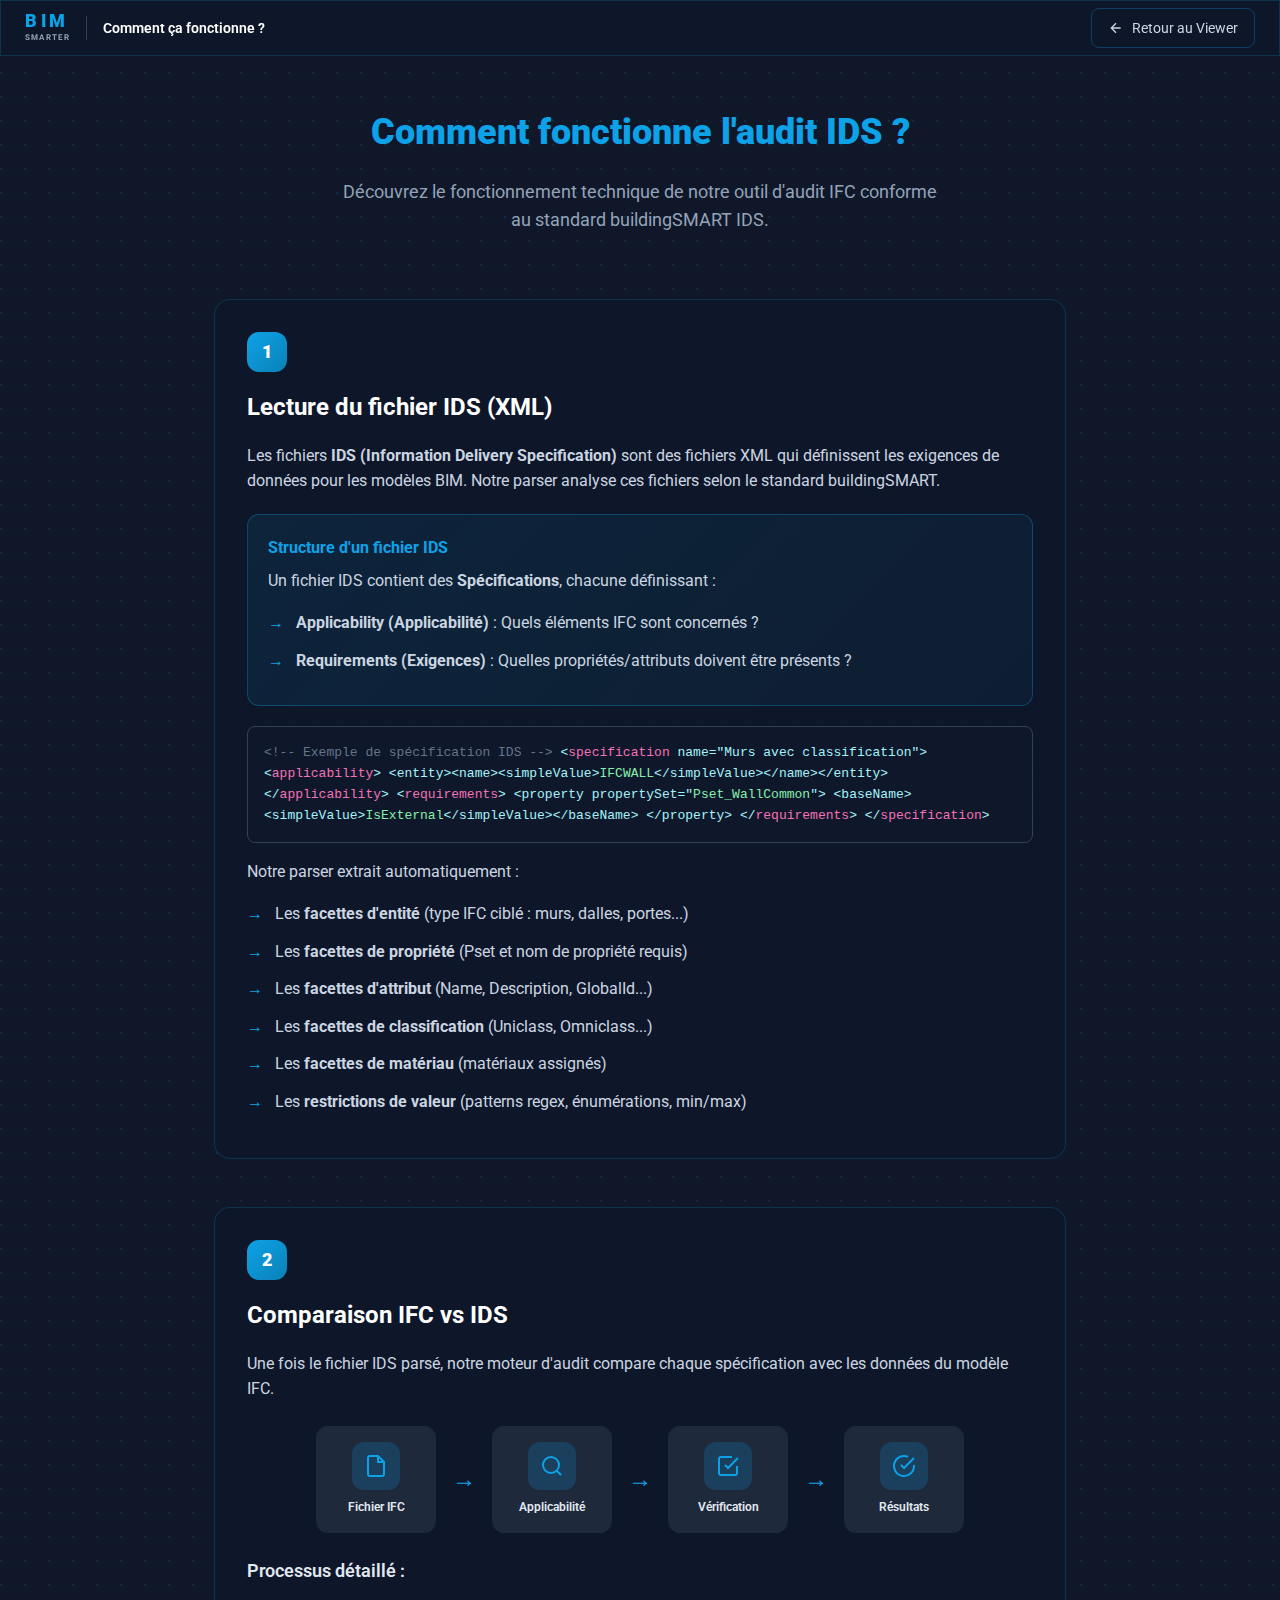
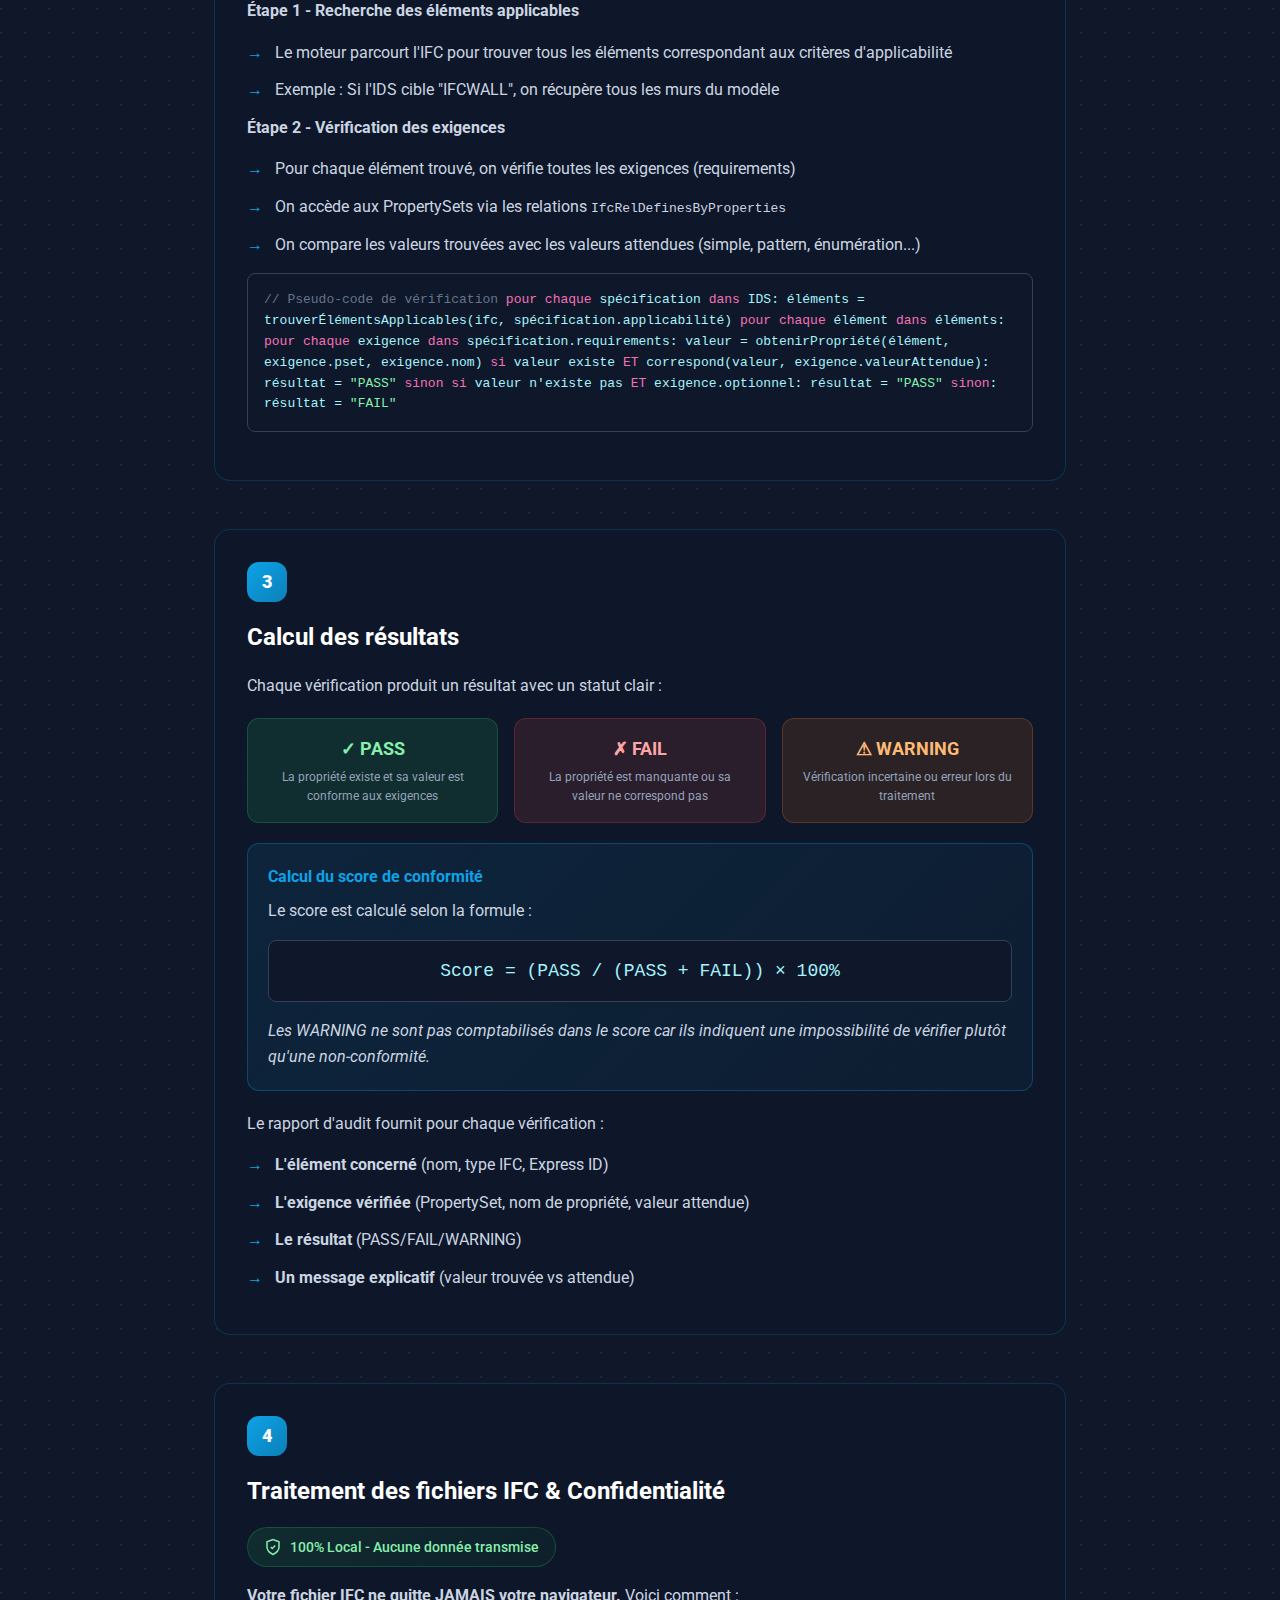
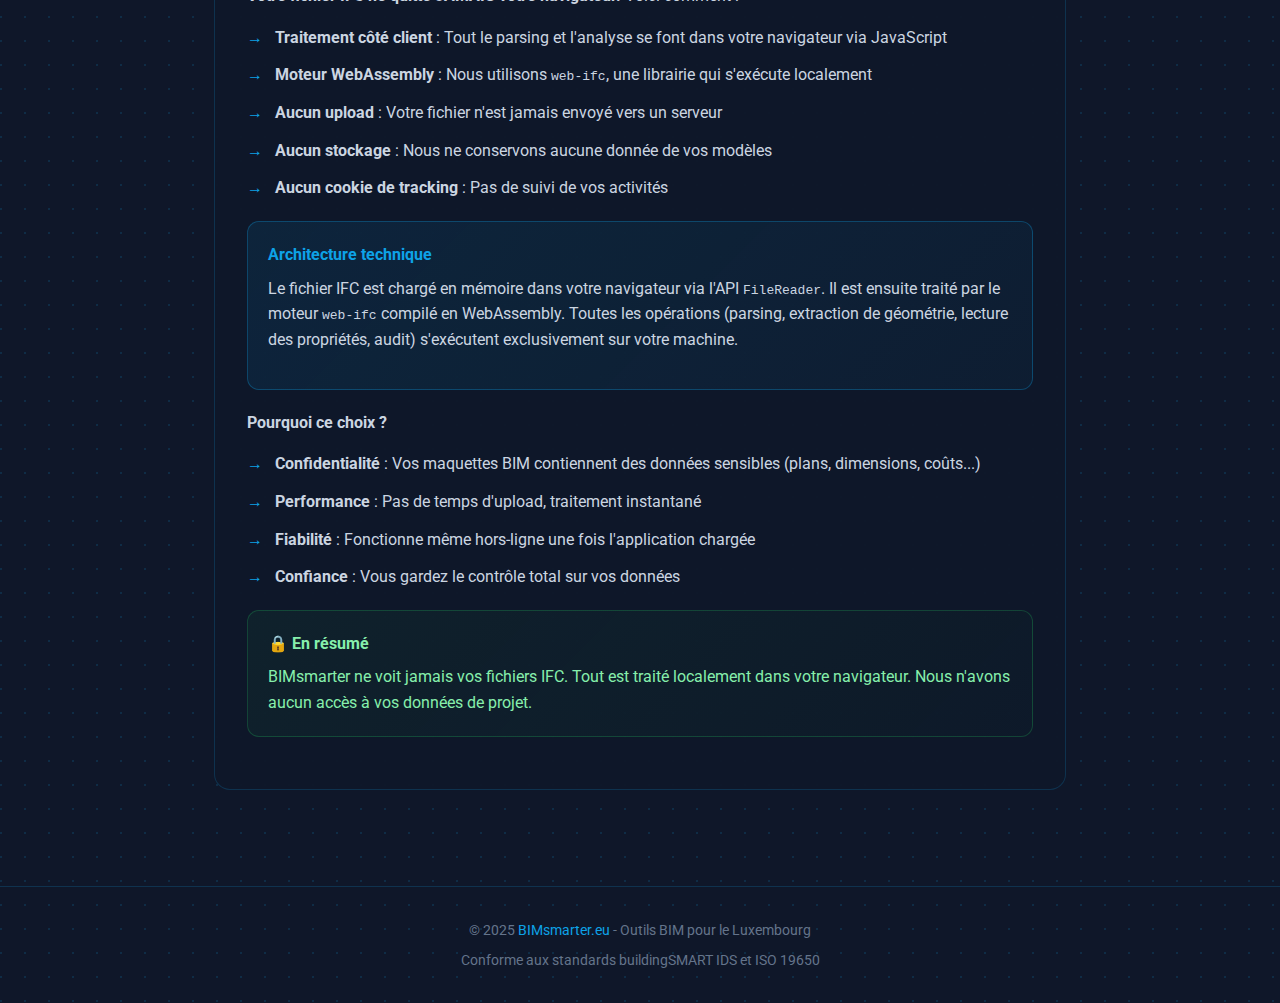
<file: comment-ca-fonctionne.html>
<!DOCTYPE html>
<html lang="fr">
<head>
    <meta charset="UTF-8">
    <meta name="viewport" content="width=device-width, initial-scale=1.0">
    <title>Comment ça fonctionne ? | BIMsmarter IFC Viewer & Audit</title>
    <meta name="description" content="Découvrez comment fonctionne l'audit IDS de BIMsmarter : parsing XML, comparaison IFC vs IDS, calcul des résultats et confidentialité des données.">
    <link rel="icon" type="image/png" href="https://bimsmarter.eu/favicon.png">
    <link rel="shortcut icon" href="https://bimsmarter.eu/favicon.png">
    <link href="https://fonts.googleapis.com/css2?family=Roboto:wght@300;400;500;700;900&display=swap" rel="stylesheet">
    <style>
        * {
            margin: 0;
            padding: 0;
            box-sizing: border-box;
        }

        body {
            font-family: 'Roboto', sans-serif;
            background-color: hsl(222 47% 11%);
            background-image: radial-gradient(circle at 1px 1px, hsl(199 89% 48% / 0.15) 1px, transparent 0);
            background-size: 24px 24px;
            color: #e2e8f0;
            min-height: 100vh;
            line-height: 1.6;
        }

        .glass-panel {
            background-color: hsl(222 47% 11% / 0.95);
            border: 1px solid hsl(199 89% 48% / 0.2);
        }

        header {
            position: sticky;
            top: 0;
            z-index: 50;
            display: flex;
            height: 56px;
            align-items: center;
            justify-content: space-between;
            padding: 0 24px;
            border-bottom: 1px solid hsl(199 89% 48% / 0.2);
            background-color: hsl(222 47% 11% / 0.95);
            backdrop-filter: blur(8px);
        }

        .header-left {
            display: flex;
            align-items: center;
            gap: 16px;
        }

        .logo-link {
            display: flex;
            align-items: center;
            gap: 8px;
            text-decoration: none;
        }

        .logo-text {
            display: flex;
            flex-direction: column;
        }

        .logo-bim {
            font-size: 18px;
            font-weight: 900;
            letter-spacing: 0.2em;
            color: hsl(199 89% 48%);
            line-height: 1;
        }

        .logo-smarter {
            font-size: 8px;
            font-weight: 700;
            color: #94a3b8;
            text-transform: uppercase;
            letter-spacing: 0.15em;
            margin-top: 2px;
        }

        .separator {
            width: 1px;
            height: 24px;
            background: #334155;
        }

        .page-title {
            font-size: 14px;
            font-weight: 600;
            color: white;
        }

        .back-btn {
            display: flex;
            align-items: center;
            gap: 8px;
            padding: 8px 16px;
            font-size: 14px;
            color: #cbd5e1;
            background: transparent;
            border: 1px solid hsl(199 89% 48% / 0.3);
            border-radius: 8px;
            text-decoration: none;
            transition: all 0.2s;
        }

        .back-btn:hover {
            background: hsl(199 89% 48% / 0.1);
            color: white;
        }

        main {
            max-width: 900px;
            margin: 0 auto;
            padding: 48px 24px;
        }

        .hero {
            text-align: center;
            margin-bottom: 64px;
        }

        .hero h1 {
            font-size: 36px;
            font-weight: 900;
            color: hsl(199 89% 48%);
            margin-bottom: 16px;
        }

        .hero p {
            font-size: 18px;
            color: #94a3b8;
            max-width: 600px;
            margin: 0 auto;
        }

        .section {
            margin-bottom: 48px;
            padding: 32px;
            background: hsl(222 47% 11% / 0.95);
            border: 1px solid hsl(199 89% 48% / 0.2);
            border-radius: 16px;
        }

        .section-number {
            display: inline-flex;
            align-items: center;
            justify-content: center;
            width: 40px;
            height: 40px;
            background: linear-gradient(135deg, hsl(199 89% 48%), hsl(199 89% 38%));
            color: white;
            font-weight: 900;
            font-size: 18px;
            border-radius: 12px;
            margin-bottom: 16px;
        }

        .section h2 {
            font-size: 24px;
            font-weight: 700;
            color: white;
            margin-bottom: 16px;
        }

        .section h3 {
            font-size: 18px;
            font-weight: 600;
            color: #e2e8f0;
            margin: 24px 0 12px;
        }

        .section p {
            color: #cbd5e1;
            margin-bottom: 16px;
        }

        .section ul {
            list-style: none;
            padding: 0;
        }

        .section li {
            position: relative;
            padding-left: 28px;
            margin-bottom: 12px;
            color: #cbd5e1;
        }

        .section li::before {
            content: "→";
            position: absolute;
            left: 0;
            color: hsl(199 89% 48%);
            font-weight: bold;
        }

        .code-block {
            background: #0f172a;
            border: 1px solid #334155;
            border-radius: 8px;
            padding: 16px;
            margin: 16px 0;
            overflow-x: auto;
            font-family: 'Courier New', monospace;
            font-size: 13px;
            color: #a5f3fc;
        }

        .code-block .comment {
            color: #64748b;
        }

        .code-block .keyword {
            color: #f472b6;
        }

        .code-block .string {
            color: #86efac;
        }

        .highlight-box {
            background: linear-gradient(135deg, hsl(199 89% 48% / 0.1), hsl(199 89% 48% / 0.05));
            border: 1px solid hsl(199 89% 48% / 0.3);
            border-radius: 12px;
            padding: 20px;
            margin: 20px 0;
        }

        .highlight-box h4 {
            color: hsl(199 89% 48%);
            font-size: 16px;
            font-weight: 700;
            margin-bottom: 8px;
        }

        .privacy-badge {
            display: inline-flex;
            align-items: center;
            gap: 8px;
            background: linear-gradient(135deg, #22c55e20, #16a34a10);
            border: 1px solid #22c55e40;
            color: #86efac;
            padding: 8px 16px;
            border-radius: 100px;
            font-size: 14px;
            font-weight: 500;
            margin-bottom: 16px;
        }

        .privacy-badge svg {
            width: 18px;
            height: 18px;
        }

        .flow-diagram {
            display: flex;
            flex-wrap: wrap;
            gap: 16px;
            justify-content: center;
            margin: 24px 0;
        }

        .flow-step {
            display: flex;
            flex-direction: column;
            align-items: center;
            gap: 8px;
            padding: 16px;
            background: #1e293b;
            border-radius: 12px;
            min-width: 120px;
            text-align: center;
        }

        .flow-step-icon {
            width: 48px;
            height: 48px;
            background: hsl(199 89% 48% / 0.2);
            border-radius: 12px;
            display: flex;
            align-items: center;
            justify-content: center;
            color: hsl(199 89% 48%);
        }

        .flow-step-label {
            font-size: 12px;
            font-weight: 600;
            color: #e2e8f0;
        }

        .flow-arrow {
            display: flex;
            align-items: center;
            color: hsl(199 89% 48%);
            font-size: 24px;
        }

        .status-grid {
            display: grid;
            grid-template-columns: repeat(auto-fit, minmax(200px, 1fr));
            gap: 16px;
            margin: 20px 0;
        }

        .status-card {
            padding: 16px;
            border-radius: 12px;
            text-align: center;
        }

        .status-card.pass {
            background: #22c55e20;
            border: 1px solid #22c55e40;
        }

        .status-card.fail {
            background: #ef444420;
            border: 1px solid #ef444440;
        }

        .status-card.warning {
            background: #f9731620;
            border: 1px solid #f9731640;
        }

        .status-card h4 {
            font-size: 18px;
            font-weight: 700;
            margin-bottom: 4px;
        }

        .status-card.pass h4 { color: #86efac; }
        .status-card.fail h4 { color: #fca5a5; }
        .status-card.warning h4 { color: #fdba74; }

        .status-card p {
            font-size: 12px;
            color: #94a3b8;
            margin: 0;
        }

        footer {
            text-align: center;
            padding: 32px;
            border-top: 1px solid hsl(199 89% 48% / 0.2);
            color: #64748b;
            font-size: 14px;
        }

        footer a {
            color: hsl(199 89% 48%);
            text-decoration: none;
        }

        footer a:hover {
            text-decoration: underline;
        }

        @media (max-width: 640px) {
            .hero h1 {
                font-size: 28px;
            }
            
            .section {
                padding: 20px;
            }
            
            .flow-diagram {
                flex-direction: column;
            }
            
            .flow-arrow {
                transform: rotate(90deg);
            }
        }
    </style>
</head>
<body>
    <header class="glass-panel">
        <div class="header-left">
            <a href="https://bimsmarter.eu" class="logo-link">
                <div class="logo-text">
                    <span class="logo-bim">BIM</span>
                    <span class="logo-smarter">SMARTER</span>
                </div>
            </a>
            <div class="separator"></div>
            <span class="page-title">Comment ça fonctionne ?</span>
        </div>
        <a href="/index.html" class="back-btn">
            <svg width="16" height="16" viewBox="0 0 24 24" fill="none" stroke="currentColor" stroke-width="2">
                <path d="M19 12H5M12 19l-7-7 7-7"/>
            </svg>
            Retour au Viewer
        </a>
    </header>

    <main>
        <div class="hero">
            <h1>Comment fonctionne l'audit IDS ?</h1>
            <p>Découvrez le fonctionnement technique de notre outil d'audit IFC conforme au standard buildingSMART IDS.</p>
        </div>

        <!-- Section 1: Parser IDS -->
        <section class="section">
            <div class="section-number">1</div>
            <h2>Lecture du fichier IDS (XML)</h2>
            <p>Les fichiers <strong>IDS (Information Delivery Specification)</strong> sont des fichiers XML qui définissent les exigences de données pour les modèles BIM. Notre parser analyse ces fichiers selon le standard buildingSMART.</p>
            
            <div class="highlight-box">
                <h4>Structure d'un fichier IDS</h4>
                <p>Un fichier IDS contient des <strong>Spécifications</strong>, chacune définissant :</p>
                <ul>
                    <li><strong>Applicability (Applicabilité)</strong> : Quels éléments IFC sont concernés ?</li>
                    <li><strong>Requirements (Exigences)</strong> : Quelles propriétés/attributs doivent être présents ?</li>
                </ul>
            </div>

            <div class="code-block">
<span class="comment">&lt;!-- Exemple de spécification IDS --&gt;</span>
&lt;<span class="keyword">specification</span> name="Murs avec classification"&gt;
  &lt;<span class="keyword">applicability</span>&gt;
    &lt;entity&gt;&lt;name&gt;&lt;simpleValue&gt;<span class="string">IFCWALL</span>&lt;/simpleValue&gt;&lt;/name&gt;&lt;/entity&gt;
  &lt;/<span class="keyword">applicability</span>&gt;
  &lt;<span class="keyword">requirements</span>&gt;
    &lt;property propertySet="<span class="string">Pset_WallCommon</span>"&gt;
      &lt;baseName&gt;&lt;simpleValue&gt;<span class="string">IsExternal</span>&lt;/simpleValue&gt;&lt;/baseName&gt;
    &lt;/property&gt;
  &lt;/<span class="keyword">requirements</span>&gt;
&lt;/<span class="keyword">specification</span>&gt;
            </div>

            <p>Notre parser extrait automatiquement :</p>
            <ul>
                <li>Les <strong>facettes d'entité</strong> (type IFC ciblé : murs, dalles, portes...)</li>
                <li>Les <strong>facettes de propriété</strong> (Pset et nom de propriété requis)</li>
                <li>Les <strong>facettes d'attribut</strong> (Name, Description, GlobalId...)</li>
                <li>Les <strong>facettes de classification</strong> (Uniclass, Omniclass...)</li>
                <li>Les <strong>facettes de matériau</strong> (matériaux assignés)</li>
                <li>Les <strong>restrictions de valeur</strong> (patterns regex, énumérations, min/max)</li>
            </ul>
        </section>

        <!-- Section 2: Comparaison IFC vs IDS -->
        <section class="section">
            <div class="section-number">2</div>
            <h2>Comparaison IFC vs IDS</h2>
            <p>Une fois le fichier IDS parsé, notre moteur d'audit compare chaque spécification avec les données du modèle IFC.</p>

            <div class="flow-diagram">
                <div class="flow-step">
                    <div class="flow-step-icon">
                        <svg width="24" height="24" viewBox="0 0 24 24" fill="none" stroke="currentColor" stroke-width="2">
                            <path d="M14 2H6a2 2 0 0 0-2 2v16a2 2 0 0 0 2 2h12a2 2 0 0 0 2-2V8z"/>
                            <polyline points="14 2 14 8 20 8"/>
                        </svg>
                    </div>
                    <span class="flow-step-label">Fichier IFC</span>
                </div>
                <div class="flow-arrow">→</div>
                <div class="flow-step">
                    <div class="flow-step-icon">
                        <svg width="24" height="24" viewBox="0 0 24 24" fill="none" stroke="currentColor" stroke-width="2">
                            <circle cx="11" cy="11" r="8"/>
                            <path d="m21 21-4.35-4.35"/>
                        </svg>
                    </div>
                    <span class="flow-step-label">Applicabilité</span>
                </div>
                <div class="flow-arrow">→</div>
                <div class="flow-step">
                    <div class="flow-step-icon">
                        <svg width="24" height="24" viewBox="0 0 24 24" fill="none" stroke="currentColor" stroke-width="2">
                            <path d="M9 11l3 3L22 4"/>
                            <path d="M21 12v7a2 2 0 0 1-2 2H5a2 2 0 0 1-2-2V5a2 2 0 0 1 2-2h11"/>
                        </svg>
                    </div>
                    <span class="flow-step-label">Vérification</span>
                </div>
                <div class="flow-arrow">→</div>
                <div class="flow-step">
                    <div class="flow-step-icon">
                        <svg width="24" height="24" viewBox="0 0 24 24" fill="none" stroke="currentColor" stroke-width="2">
                            <path d="M22 11.08V12a10 10 0 1 1-5.93-9.14"/>
                            <polyline points="22 4 12 14.01 9 11.01"/>
                        </svg>
                    </div>
                    <span class="flow-step-label">Résultats</span>
                </div>
            </div>

            <h3>Processus détaillé :</h3>
            
            <p><strong>Étape 1 - Recherche des éléments applicables</strong></p>
            <ul>
                <li>Le moteur parcourt l'IFC pour trouver tous les éléments correspondant aux critères d'applicabilité</li>
                <li>Exemple : Si l'IDS cible "IFCWALL", on récupère tous les murs du modèle</li>
            </ul>

            <p><strong>Étape 2 - Vérification des exigences</strong></p>
            <ul>
                <li>Pour chaque élément trouvé, on vérifie toutes les exigences (requirements)</li>
                <li>On accède aux PropertySets via les relations <code>IfcRelDefinesByProperties</code></li>
                <li>On compare les valeurs trouvées avec les valeurs attendues (simple, pattern, énumération...)</li>
            </ul>

            <div class="code-block">
<span class="comment">// Pseudo-code de vérification</span>
<span class="keyword">pour chaque</span> spécification <span class="keyword">dans</span> IDS:
    éléments = trouverÉlémentsApplicables(ifc, spécification.applicabilité)
    
    <span class="keyword">pour chaque</span> élément <span class="keyword">dans</span> éléments:
        <span class="keyword">pour chaque</span> exigence <span class="keyword">dans</span> spécification.requirements:
            valeur = obtenirPropriété(élément, exigence.pset, exigence.nom)
            
            <span class="keyword">si</span> valeur existe <span class="keyword">ET</span> correspond(valeur, exigence.valeurAttendue):
                résultat = <span class="string">"PASS"</span>
            <span class="keyword">sinon si</span> valeur n'existe pas <span class="keyword">ET</span> exigence.optionnel:
                résultat = <span class="string">"PASS"</span>
            <span class="keyword">sinon</span>:
                résultat = <span class="string">"FAIL"</span>
            </div>
        </section>

        <!-- Section 3: Calcul des résultats -->
        <section class="section">
            <div class="section-number">3</div>
            <h2>Calcul des résultats</h2>
            <p>Chaque vérification produit un résultat avec un statut clair :</p>

            <div class="status-grid">
                <div class="status-card pass">
                    <h4>✓ PASS</h4>
                    <p>La propriété existe et sa valeur est conforme aux exigences</p>
                </div>
                <div class="status-card fail">
                    <h4>✗ FAIL</h4>
                    <p>La propriété est manquante ou sa valeur ne correspond pas</p>
                </div>
                <div class="status-card warning">
                    <h4>⚠ WARNING</h4>
                    <p>Vérification incertaine ou erreur lors du traitement</p>
                </div>
            </div>

            <div class="highlight-box">
                <h4>Calcul du score de conformité</h4>
                <p>Le score est calculé selon la formule :</p>
                <div class="code-block" style="text-align: center; font-size: 18px;">
Score = (PASS / (PASS + FAIL)) × 100%
                </div>
                <p style="margin-top: 12px; margin-bottom: 0;"><em>Les WARNING ne sont pas comptabilisés dans le score car ils indiquent une impossibilité de vérifier plutôt qu'une non-conformité.</em></p>
            </div>

            <p>Le rapport d'audit fournit pour chaque vérification :</p>
            <ul>
                <li><strong>L'élément concerné</strong> (nom, type IFC, Express ID)</li>
                <li><strong>L'exigence vérifiée</strong> (PropertySet, nom de propriété, valeur attendue)</li>
                <li><strong>Le résultat</strong> (PASS/FAIL/WARNING)</li>
                <li><strong>Un message explicatif</strong> (valeur trouvée vs attendue)</li>
            </ul>
        </section>

        <!-- Section 4: Confidentialité -->
        <section class="section">
            <div class="section-number">4</div>
            <h2>Traitement des fichiers IFC & Confidentialité</h2>
            
            <div class="privacy-badge">
                <svg viewBox="0 0 24 24" fill="none" stroke="currentColor" stroke-width="2">
                    <path d="M12 22s8-4 8-10V5l-8-3-8 3v7c0 6 8 10 8 10z"/>
                    <path d="m9 12 2 2 4-4"/>
                </svg>
                100% Local - Aucune donnée transmise
            </div>

            <p><strong>Votre fichier IFC ne quitte JAMAIS votre navigateur.</strong> Voici comment :</p>

            <ul>
                <li><strong>Traitement côté client</strong> : Tout le parsing et l'analyse se font dans votre navigateur via JavaScript</li>
                <li><strong>Moteur WebAssembly</strong> : Nous utilisons <code>web-ifc</code>, une librairie qui s'exécute localement</li>
                <li><strong>Aucun upload</strong> : Votre fichier n'est jamais envoyé vers un serveur</li>
                <li><strong>Aucun stockage</strong> : Nous ne conservons aucune donnée de vos modèles</li>
                <li><strong>Aucun cookie de tracking</strong> : Pas de suivi de vos activités</li>
            </ul>

            <div class="highlight-box">
                <h4>Architecture technique</h4>
                <p>Le fichier IFC est chargé en mémoire dans votre navigateur via l'API <code>FileReader</code>. Il est ensuite traité par le moteur <code>web-ifc</code> compilé en WebAssembly. Toutes les opérations (parsing, extraction de géométrie, lecture des propriétés, audit) s'exécutent exclusivement sur votre machine.</p>
            </div>

            <p><strong>Pourquoi ce choix ?</strong></p>
            <ul>
                <li><strong>Confidentialité</strong> : Vos maquettes BIM contiennent des données sensibles (plans, dimensions, coûts...)</li>
                <li><strong>Performance</strong> : Pas de temps d'upload, traitement instantané</li>
                <li><strong>Fiabilité</strong> : Fonctionne même hors-ligne une fois l'application chargée</li>
                <li><strong>Confiance</strong> : Vous gardez le contrôle total sur vos données</li>
            </ul>

            <div class="highlight-box" style="background: linear-gradient(135deg, #22c55e10, #16a34a05); border-color: #22c55e40;">
                <h4 style="color: #86efac;">🔒 En résumé</h4>
                <p style="margin-bottom: 0; color: #86efac;">BIMsmarter ne voit jamais vos fichiers IFC. Tout est traité localement dans votre navigateur. Nous n'avons aucun accès à vos données de projet.</p>
            </div>
        </section>
    </main>

    <footer>
        <p>© 2025 <a href="https://bimsmarter.eu">BIMsmarter.eu</a> - Outils BIM pour le Luxembourg</p>
        <p style="margin-top: 8px;">Conforme aux standards buildingSMART IDS et ISO 19650</p>
    </footer>
</body>
</html>
</file>
